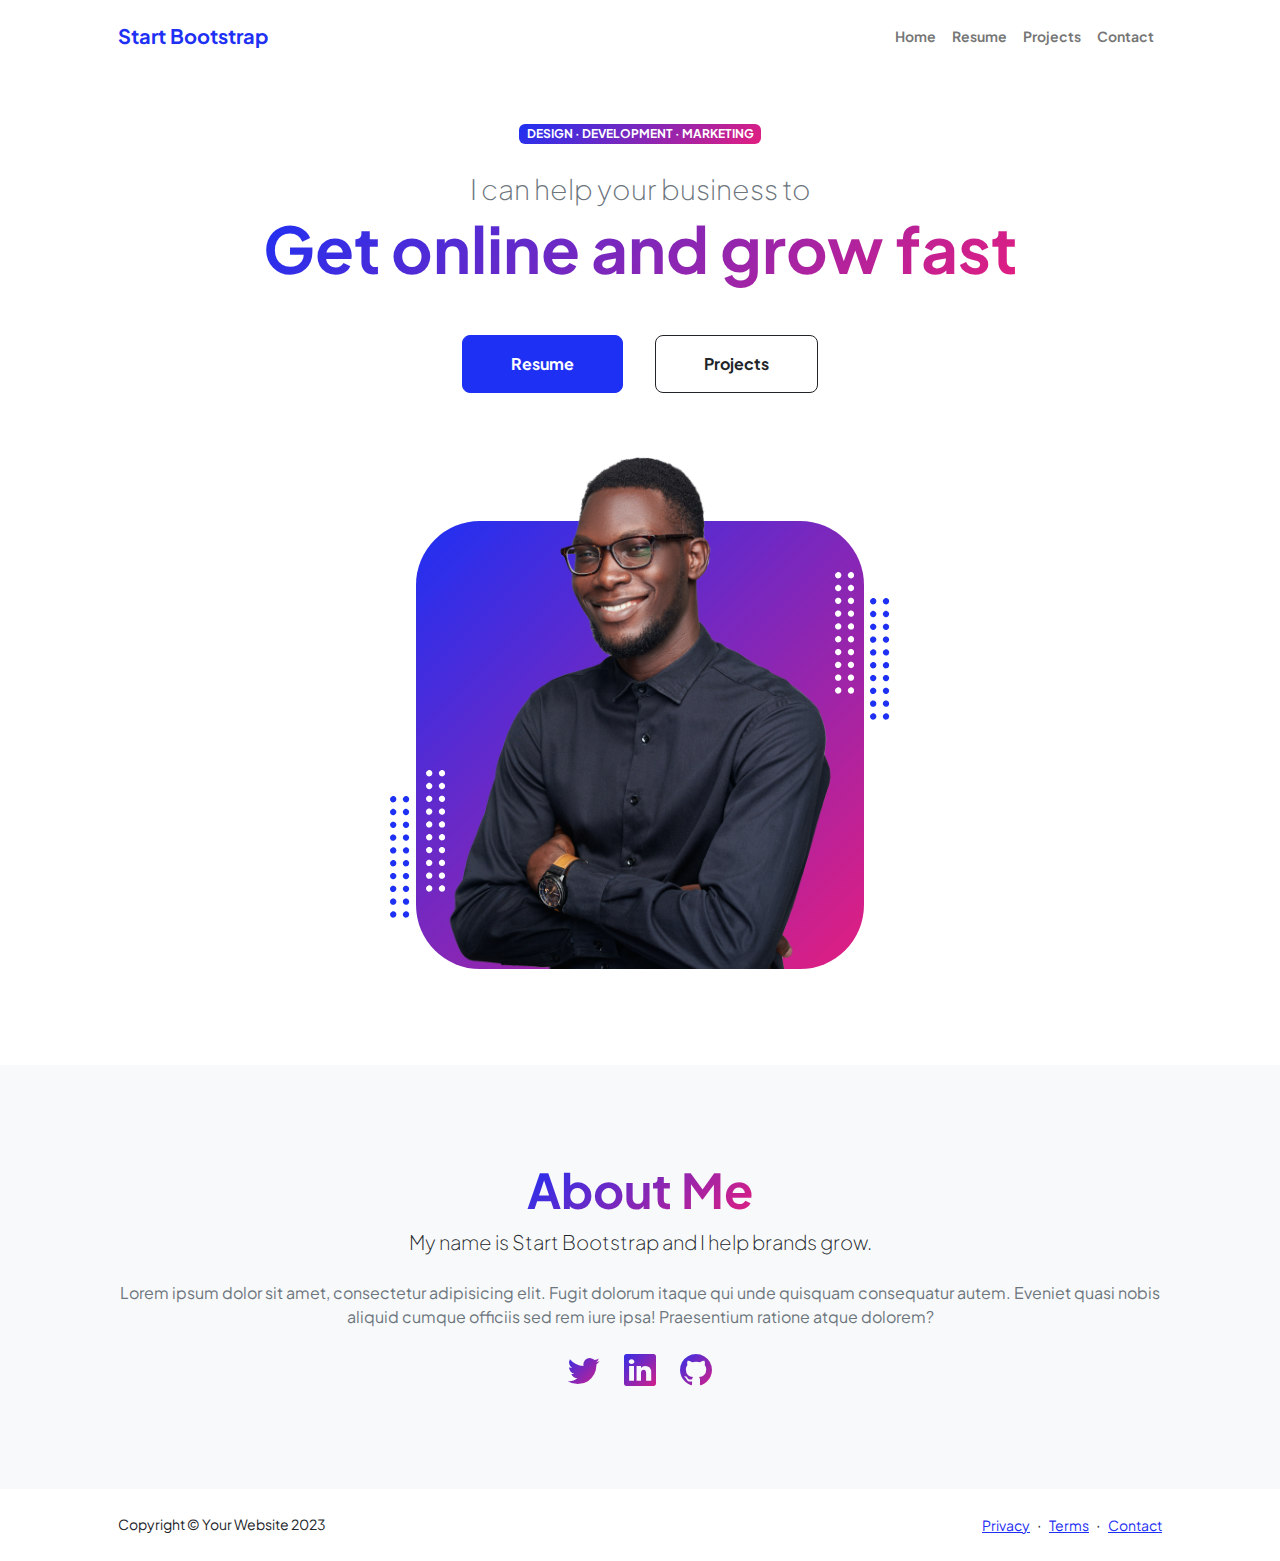
<file: index.html>
<!DOCTYPE html>
<html lang="en">
    <head>
        <meta charset="utf-8" />
        <meta name="viewport" content="width=device-width, initial-scale=1, shrink-to-fit=no" />
        <meta name="description" content="" />
        <meta name="author" content="" />
        <title>Personal - Start Bootstrap Theme</title>
        <!-- Favicon-->
        <link rel="icon" type="image/x-icon" href="assets/favicon.ico" />
        <!-- Custom Google font-->
        <link rel="preconnect" href="https://fonts.googleapis.com" />
        <link rel="preconnect" href="https://fonts.gstatic.com" crossorigin />
        <link href="https://fonts.googleapis.com/css2?family=Plus+Jakarta+Sans:wght@100;200;300;400;500;600;700;800;900&amp;display=swap" rel="stylesheet" />
        <!-- Bootstrap icons-->
        <link href="https://cdn.jsdelivr.net/npm/bootstrap-icons@1.8.1/font/bootstrap-icons.css" rel="stylesheet" />
        <!-- Core theme CSS (includes Bootstrap)-->
        <link href="css/styles.css" rel="stylesheet" />
    </head>
    <body class="d-flex flex-column h-100">
        <main class="flex-shrink-0">
            <!-- Navigation-->
            <nav class="navbar navbar-expand-lg navbar-light bg-white py-3">
                <div class="container px-5">
                    <a class="navbar-brand" href="index.html"><span class="fw-bolder text-primary">Start Bootstrap</span></a>
                    <button class="navbar-toggler" type="button" data-bs-toggle="collapse" data-bs-target="#navbarSupportedContent" aria-controls="navbarSupportedContent" aria-expanded="false" aria-label="Toggle navigation"><span class="navbar-toggler-icon"></span></button>
                    <div class="collapse navbar-collapse" id="navbarSupportedContent">
                        <ul class="navbar-nav ms-auto mb-2 mb-lg-0 small fw-bolder">
                            <li class="nav-item"><a class="nav-link" href="index.html">Home</a></li>
                            <li class="nav-item"><a class="nav-link" href="resume.html">Resume</a></li>
                            <li class="nav-item"><a class="nav-link" href="projects.html">Projects</a></li>
                            <li class="nav-item"><a class="nav-link" href="contact.html">Contact</a></li>
                        </ul>
                    </div>
                </div>
            </nav>
            <!-- Header-->
            <header class="py-5">
                <div class="container px-5 pb-5">
                    <div class="row gx-5 align-items-center">
                        <div class="col-xxl-5">
                            <!-- Header text content-->
                            <div class="text-center text-xxl-start">
                                <div class="badge bg-gradient-primary-to-secondary text-white mb-4"><div class="text-uppercase">Design &middot; Development &middot; Marketing</div></div>
                                <div class="fs-3 fw-light text-muted">I can help your business to</div>
                                <h1 class="display-3 fw-bolder mb-5"><span class="text-gradient d-inline">Get online and grow fast</span></h1>
                                <div class="d-grid gap-3 d-sm-flex justify-content-sm-center justify-content-xxl-start mb-3">
                                    <a class="btn btn-primary btn-lg px-5 py-3 me-sm-3 fs-6 fw-bolder" href="resume.html">Resume</a>
                                    <a class="btn btn-outline-dark btn-lg px-5 py-3 fs-6 fw-bolder" href="projects.html">Projects</a>
                                </div>
                            </div>
                        </div>
                        <div class="col-xxl-7">
                            <!-- Header profile picture-->
                            <div class="d-flex justify-content-center mt-5 mt-xxl-0">
                                <div class="profile bg-gradient-primary-to-secondary">
                                    <!-- TIP: For best results, use a photo with a transparent background like the demo example below-->
                                    <!-- Watch a tutorial on how to do this on YouTube (link)-->
                                    <img class="profile-img" src="assets/profile.png" alt="..." />
                                    <div class="dots-1">
                                        <!-- SVG Dots-->
                                        <svg version="1.1" xmlns="http://www.w3.org/2000/svg" xmlns:xlink="http://www.w3.org/1999/xlink" x="0px" y="0px" viewBox="0 0 191.6 1215.4" style="enable-background: new 0 0 191.6 1215.4" xml:space="preserve">
                                            <g transform="translate(0.000000,1280.000000) scale(0.100000,-0.100000)">
                                                <path d="M227.7,12788.6c-105-35-200-141-222-248c-43-206,163-412,369-369c155,32,275,190,260,339c-11,105-90,213-190,262        C383.7,12801.6,289.7,12808.6,227.7,12788.6z"></path>
                                                <path d="M1507.7,12788.6c-151-50-253-216-222-362c25-119,136-230,254-255c194-41,395,142,375,339c-11,105-90,213-190,262        C1663.7,12801.6,1569.7,12808.6,1507.7,12788.6z"></path>
                                                <path d="M227.7,11508.6c-105-35-200-141-222-248c-43-206,163-412,369-369c155,32,275,190,260,339c-11,105-90,213-190,262        C383.7,11521.6,289.7,11528.6,227.7,11508.6z"></path>
                                                <path d="M1507.7,11508.6c-151-50-253-216-222-362c25-119,136-230,254-255c194-41,395,142,375,339c-11,105-90,213-190,262        C1663.7,11521.6,1569.7,11528.6,1507.7,11508.6z"></path>
                                                <path d="M227.7,10228.6c-105-35-200-141-222-248c-43-206,163-412,369-369c155,32,275,190,260,339c-11,105-90,213-190,262        C383.7,10241.6,289.7,10248.6,227.7,10228.6z"></path>
                                                <path d="M1507.7,10228.6c-105-35-200-141-222-248c-43-206,163-412,369-369c155,32,275,190,260,339c-11,105-90,213-190,262        C1663.7,10241.6,1569.7,10248.6,1507.7,10228.6z"></path>
                                                <path d="M227.7,8948.6c-105-35-200-141-222-248c-43-206,163-412,369-369c155,32,275,190,260,339c-11,105-90,213-190,262        C383.7,8961.6,289.7,8968.6,227.7,8948.6z"></path>
                                                <path d="M1507.7,8948.6c-105-35-200-141-222-248c-43-206,163-412,369-369c155,32,275,190,260,339c-11,105-90,213-190,262        C1663.7,8961.6,1569.7,8968.6,1507.7,8948.6z"></path>
                                                <path d="M227.7,7668.6c-105-35-200-141-222-248c-43-206,163-412,369-369c155,32,275,190,260,339c-11,105-90,213-190,262        C383.7,7681.6,289.7,7688.6,227.7,7668.6z"></path>
                                                <path d="M1507.7,7668.6c-105-35-200-141-222-248c-43-206,163-412,369-369c155,32,275,190,260,339c-11,105-90,213-190,262        C1663.7,7681.6,1569.7,7688.6,1507.7,7668.6z"></path>
                                                <path d="M227.7,6388.6c-105-35-200-141-222-248c-43-206,163-412,369-369c155,32,275,190,260,339c-11,105-90,213-190,262        C383.7,6401.6,289.7,6408.6,227.7,6388.6z"></path>
                                                <path d="M1507.7,6388.6c-105-35-200-141-222-248c-43-206,163-412,369-369c155,32,275,190,260,339c-11,105-90,213-190,262        C1663.7,6401.6,1569.7,6408.6,1507.7,6388.6z"></path>
                                                <path d="M227.7,5108.6c-105-35-200-141-222-248c-43-206,163-412,369-369c155,32,275,190,260,339c-11,105-90,213-190,262        C383.7,5121.6,289.7,5128.6,227.7,5108.6z"></path>
                                                <path d="M1507.7,5108.6c-105-35-200-141-222-248c-43-206,163-412,369-369c155,32,275,190,260,339c-11,105-90,213-190,262        C1663.7,5121.6,1569.7,5128.6,1507.7,5108.6z"></path>
                                                <path d="M227.7,3828.6c-105-35-200-141-222-248c-43-206,163-412,369-369c155,32,275,190,260,339c-11,105-90,213-190,262        C383.7,3841.6,289.7,3848.6,227.7,3828.6z"></path>
                                                <path d="M1507.7,3828.6c-105-35-200-141-222-248c-43-206,163-412,369-369c155,32,275,190,260,339c-11,105-90,213-190,262        C1663.7,3841.6,1569.7,3848.6,1507.7,3828.6z"></path>
                                                <path d="M227.7,2548.6c-105-35-200-141-222-248c-43-206,163-412,369-369c155,32,275,190,260,339c-11,105-90,213-190,262        C383.7,2561.6,289.7,2568.6,227.7,2548.6z"></path>
                                                <path d="M1507.7,2548.6c-105-35-200-141-222-248c-43-206,163-412,369-369c155,32,275,190,260,339c-11,105-90,213-190,262        C1663.7,2561.6,1569.7,2568.6,1507.7,2548.6z"></path>
                                                <path d="M227.7,1268.6c-105-35-200-141-222-248c-43-206,163-412,369-369c155,32,275,190,260,339c-11,105-90,213-190,262        C383.7,1281.6,289.7,1288.6,227.7,1268.6z"></path>
                                                <path d="M1507.7,1268.6c-105-35-200-141-222-248c-43-206,163-412,369-369c155,32,275,190,260,339c-11,105-90,213-190,262        C1663.7,1281.6,1569.7,1288.6,1507.7,1268.6z"></path>
                                            </g>
                                        </svg>
                                        <!-- END of SVG dots-->
                                    </div>
                                    <div class="dots-2">
                                        <!-- SVG Dots-->
                                        <svg version="1.1" xmlns="http://www.w3.org/2000/svg" xmlns:xlink="http://www.w3.org/1999/xlink" x="0px" y="0px" viewBox="0 0 191.6 1215.4" style="enable-background: new 0 0 191.6 1215.4" xml:space="preserve">
                                            <g transform="translate(0.000000,1280.000000) scale(0.100000,-0.100000)">
                                                <path d="M227.7,12788.6c-105-35-200-141-222-248c-43-206,163-412,369-369c155,32,275,190,260,339c-11,105-90,213-190,262        C383.7,12801.6,289.7,12808.6,227.7,12788.6z"></path>
                                                <path d="M1507.7,12788.6c-151-50-253-216-222-362c25-119,136-230,254-255c194-41,395,142,375,339c-11,105-90,213-190,262        C1663.7,12801.6,1569.7,12808.6,1507.7,12788.6z"></path>
                                                <path d="M227.7,11508.6c-105-35-200-141-222-248c-43-206,163-412,369-369c155,32,275,190,260,339c-11,105-90,213-190,262        C383.7,11521.6,289.7,11528.6,227.7,11508.6z"></path>
                                                <path d="M1507.7,11508.6c-151-50-253-216-222-362c25-119,136-230,254-255c194-41,395,142,375,339c-11,105-90,213-190,262        C1663.7,11521.6,1569.7,11528.6,1507.7,11508.6z"></path>
                                                <path d="M227.7,10228.6c-105-35-200-141-222-248c-43-206,163-412,369-369c155,32,275,190,260,339c-11,105-90,213-190,262        C383.7,10241.6,289.7,10248.6,227.7,10228.6z"></path>
                                                <path d="M1507.7,10228.6c-105-35-200-141-222-248c-43-206,163-412,369-369c155,32,275,190,260,339c-11,105-90,213-190,262        C1663.7,10241.6,1569.7,10248.6,1507.7,10228.6z"></path>
                                                <path d="M227.7,8948.6c-105-35-200-141-222-248c-43-206,163-412,369-369c155,32,275,190,260,339c-11,105-90,213-190,262        C383.7,8961.6,289.7,8968.6,227.7,8948.6z"></path>
                                                <path d="M1507.7,8948.6c-105-35-200-141-222-248c-43-206,163-412,369-369c155,32,275,190,260,339c-11,105-90,213-190,262        C1663.7,8961.6,1569.7,8968.6,1507.7,8948.6z"></path>
                                                <path d="M227.7,7668.6c-105-35-200-141-222-248c-43-206,163-412,369-369c155,32,275,190,260,339c-11,105-90,213-190,262        C383.7,7681.6,289.7,7688.6,227.7,7668.6z"></path>
                                                <path d="M1507.7,7668.6c-105-35-200-141-222-248c-43-206,163-412,369-369c155,32,275,190,260,339c-11,105-90,213-190,262        C1663.7,7681.6,1569.7,7688.6,1507.7,7668.6z"></path>
                                                <path d="M227.7,6388.6c-105-35-200-141-222-248c-43-206,163-412,369-369c155,32,275,190,260,339c-11,105-90,213-190,262        C383.7,6401.6,289.7,6408.6,227.7,6388.6z"></path>
                                                <path d="M1507.7,6388.6c-105-35-200-141-222-248c-43-206,163-412,369-369c155,32,275,190,260,339c-11,105-90,213-190,262        C1663.7,6401.6,1569.7,6408.6,1507.7,6388.6z"></path>
                                                <path d="M227.7,5108.6c-105-35-200-141-222-248c-43-206,163-412,369-369c155,32,275,190,260,339c-11,105-90,213-190,262        C383.7,5121.6,289.7,5128.6,227.7,5108.6z"></path>
                                                <path d="M1507.7,5108.6c-105-35-200-141-222-248c-43-206,163-412,369-369c155,32,275,190,260,339c-11,105-90,213-190,262        C1663.7,5121.6,1569.7,5128.6,1507.7,5108.6z"></path>
                                                <path d="M227.7,3828.6c-105-35-200-141-222-248c-43-206,163-412,369-369c155,32,275,190,260,339c-11,105-90,213-190,262        C383.7,3841.6,289.7,3848.6,227.7,3828.6z"></path>
                                                <path d="M1507.7,3828.6c-105-35-200-141-222-248c-43-206,163-412,369-369c155,32,275,190,260,339c-11,105-90,213-190,262        C1663.7,3841.6,1569.7,3848.6,1507.7,3828.6z"></path>
                                                <path d="M227.7,2548.6c-105-35-200-141-222-248c-43-206,163-412,369-369c155,32,275,190,260,339c-11,105-90,213-190,262        C383.7,2561.6,289.7,2568.6,227.7,2548.6z"></path>
                                                <path d="M1507.7,2548.6c-105-35-200-141-222-248c-43-206,163-412,369-369c155,32,275,190,260,339c-11,105-90,213-190,262        C1663.7,2561.6,1569.7,2568.6,1507.7,2548.6z"></path>
                                                <path d="M227.7,1268.6c-105-35-200-141-222-248c-43-206,163-412,369-369c155,32,275,190,260,339c-11,105-90,213-190,262        C383.7,1281.6,289.7,1288.6,227.7,1268.6z"></path>
                                                <path d="M1507.7,1268.6c-105-35-200-141-222-248c-43-206,163-412,369-369c155,32,275,190,260,339c-11,105-90,213-190,262        C1663.7,1281.6,1569.7,1288.6,1507.7,1268.6z"></path>
                                            </g>
                                        </svg>
                                        <!-- END of SVG dots-->
                                    </div>
                                    <div class="dots-3">
                                        <!-- SVG Dots-->
                                        <svg version="1.1" xmlns="http://www.w3.org/2000/svg" xmlns:xlink="http://www.w3.org/1999/xlink" x="0px" y="0px" viewBox="0 0 191.6 1215.4" style="enable-background: new 0 0 191.6 1215.4" xml:space="preserve">
                                            <g transform="translate(0.000000,1280.000000) scale(0.100000,-0.100000)">
                                                <path d="M227.7,12788.6c-105-35-200-141-222-248c-43-206,163-412,369-369c155,32,275,190,260,339c-11,105-90,213-190,262        C383.7,12801.6,289.7,12808.6,227.7,12788.6z"></path>
                                                <path d="M1507.7,12788.6c-151-50-253-216-222-362c25-119,136-230,254-255c194-41,395,142,375,339c-11,105-90,213-190,262        C1663.7,12801.6,1569.7,12808.6,1507.7,12788.6z"></path>
                                                <path d="M227.7,11508.6c-105-35-200-141-222-248c-43-206,163-412,369-369c155,32,275,190,260,339c-11,105-90,213-190,262        C383.7,11521.6,289.7,11528.6,227.7,11508.6z"></path>
                                                <path d="M1507.7,11508.6c-151-50-253-216-222-362c25-119,136-230,254-255c194-41,395,142,375,339c-11,105-90,213-190,262        C1663.7,11521.6,1569.7,11528.6,1507.7,11508.6z"></path>
                                                <path d="M227.7,10228.6c-105-35-200-141-222-248c-43-206,163-412,369-369c155,32,275,190,260,339c-11,105-90,213-190,262        C383.7,10241.6,289.7,10248.6,227.7,10228.6z"></path>
                                                <path d="M1507.7,10228.6c-105-35-200-141-222-248c-43-206,163-412,369-369c155,32,275,190,260,339c-11,105-90,213-190,262        C1663.7,10241.6,1569.7,10248.6,1507.7,10228.6z"></path>
                                                <path d="M227.7,8948.6c-105-35-200-141-222-248c-43-206,163-412,369-369c155,32,275,190,260,339c-11,105-90,213-190,262        C383.7,8961.6,289.7,8968.6,227.7,8948.6z"></path>
                                                <path d="M1507.7,8948.6c-105-35-200-141-222-248c-43-206,163-412,369-369c155,32,275,190,260,339c-11,105-90,213-190,262        C1663.7,8961.6,1569.7,8968.6,1507.7,8948.6z"></path>
                                                <path d="M227.7,7668.6c-105-35-200-141-222-248c-43-206,163-412,369-369c155,32,275,190,260,339c-11,105-90,213-190,262        C383.7,7681.6,289.7,7688.6,227.7,7668.6z"></path>
                                                <path d="M1507.7,7668.6c-105-35-200-141-222-248c-43-206,163-412,369-369c155,32,275,190,260,339c-11,105-90,213-190,262        C1663.7,7681.6,1569.7,7688.6,1507.7,7668.6z"></path>
                                                <path d="M227.7,6388.6c-105-35-200-141-222-248c-43-206,163-412,369-369c155,32,275,190,260,339c-11,105-90,213-190,262        C383.7,6401.6,289.7,6408.6,227.7,6388.6z"></path>
                                                <path d="M1507.7,6388.6c-105-35-200-141-222-248c-43-206,163-412,369-369c155,32,275,190,260,339c-11,105-90,213-190,262        C1663.7,6401.6,1569.7,6408.6,1507.7,6388.6z"></path>
                                                <path d="M227.7,5108.6c-105-35-200-141-222-248c-43-206,163-412,369-369c155,32,275,190,260,339c-11,105-90,213-190,262        C383.7,5121.6,289.7,5128.6,227.7,5108.6z"></path>
                                                <path d="M1507.7,5108.6c-105-35-200-141-222-248c-43-206,163-412,369-369c155,32,275,190,260,339c-11,105-90,213-190,262        C1663.7,5121.6,1569.7,5128.6,1507.7,5108.6z"></path>
                                                <path d="M227.7,3828.6c-105-35-200-141-222-248c-43-206,163-412,369-369c155,32,275,190,260,339c-11,105-90,213-190,262        C383.7,3841.6,289.7,3848.6,227.7,3828.6z"></path>
                                                <path d="M1507.7,3828.6c-105-35-200-141-222-248c-43-206,163-412,369-369c155,32,275,190,260,339c-11,105-90,213-190,262        C1663.7,3841.6,1569.7,3848.6,1507.7,3828.6z"></path>
                                                <path d="M227.7,2548.6c-105-35-200-141-222-248c-43-206,163-412,369-369c155,32,275,190,260,339c-11,105-90,213-190,262        C383.7,2561.6,289.7,2568.6,227.7,2548.6z"></path>
                                                <path d="M1507.7,2548.6c-105-35-200-141-222-248c-43-206,163-412,369-369c155,32,275,190,260,339c-11,105-90,213-190,262        C1663.7,2561.6,1569.7,2568.6,1507.7,2548.6z"></path>
                                                <path d="M227.7,1268.6c-105-35-200-141-222-248c-43-206,163-412,369-369c155,32,275,190,260,339c-11,105-90,213-190,262        C383.7,1281.6,289.7,1288.6,227.7,1268.6z"></path>
                                                <path d="M1507.7,1268.6c-105-35-200-141-222-248c-43-206,163-412,369-369c155,32,275,190,260,339c-11,105-90,213-190,262        C1663.7,1281.6,1569.7,1288.6,1507.7,1268.6z"></path>
                                            </g>
                                        </svg>
                                        <!-- END of SVG dots-->
                                    </div>
                                    <div class="dots-4">
                                        <!-- SVG Dots-->
                                        <svg version="1.1" xmlns="http://www.w3.org/2000/svg" xmlns:xlink="http://www.w3.org/1999/xlink" x="0px" y="0px" viewBox="0 0 191.6 1215.4" style="enable-background: new 0 0 191.6 1215.4" xml:space="preserve">
                                            <g transform="translate(0.000000,1280.000000) scale(0.100000,-0.100000)">
                                                <path d="M227.7,12788.6c-105-35-200-141-222-248c-43-206,163-412,369-369c155,32,275,190,260,339c-11,105-90,213-190,262        C383.7,12801.6,289.7,12808.6,227.7,12788.6z"></path>
                                                <path d="M1507.7,12788.6c-151-50-253-216-222-362c25-119,136-230,254-255c194-41,395,142,375,339c-11,105-90,213-190,262        C1663.7,12801.6,1569.7,12808.6,1507.7,12788.6z"></path>
                                                <path d="M227.7,11508.6c-105-35-200-141-222-248c-43-206,163-412,369-369c155,32,275,190,260,339c-11,105-90,213-190,262        C383.7,11521.6,289.7,11528.6,227.7,11508.6z"></path>
                                                <path d="M1507.7,11508.6c-151-50-253-216-222-362c25-119,136-230,254-255c194-41,395,142,375,339c-11,105-90,213-190,262        C1663.7,11521.6,1569.7,11528.6,1507.7,11508.6z"></path>
                                                <path d="M227.7,10228.6c-105-35-200-141-222-248c-43-206,163-412,369-369c155,32,275,190,260,339c-11,105-90,213-190,262        C383.7,10241.6,289.7,10248.6,227.7,10228.6z"></path>
                                                <path d="M1507.7,10228.6c-105-35-200-141-222-248c-43-206,163-412,369-369c155,32,275,190,260,339c-11,105-90,213-190,262        C1663.7,10241.6,1569.7,10248.6,1507.7,10228.6z"></path>
                                                <path d="M227.7,8948.6c-105-35-200-141-222-248c-43-206,163-412,369-369c155,32,275,190,260,339c-11,105-90,213-190,262        C383.7,8961.6,289.7,8968.6,227.7,8948.6z"></path>
                                                <path d="M1507.7,8948.6c-105-35-200-141-222-248c-43-206,163-412,369-369c155,32,275,190,260,339c-11,105-90,213-190,262        C1663.7,8961.6,1569.7,8968.6,1507.7,8948.6z"></path>
                                                <path d="M227.7,7668.6c-105-35-200-141-222-248c-43-206,163-412,369-369c155,32,275,190,260,339c-11,105-90,213-190,262        C383.7,7681.6,289.7,7688.6,227.7,7668.6z"></path>
                                                <path d="M1507.7,7668.6c-105-35-200-141-222-248c-43-206,163-412,369-369c155,32,275,190,260,339c-11,105-90,213-190,262        C1663.7,7681.6,1569.7,7688.6,1507.7,7668.6z"></path>
                                                <path d="M227.7,6388.6c-105-35-200-141-222-248c-43-206,163-412,369-369c155,32,275,190,260,339c-11,105-90,213-190,262        C383.7,6401.6,289.7,6408.6,227.7,6388.6z"></path>
                                                <path d="M1507.7,6388.6c-105-35-200-141-222-248c-43-206,163-412,369-369c155,32,275,190,260,339c-11,105-90,213-190,262        C1663.7,6401.6,1569.7,6408.6,1507.7,6388.6z"></path>
                                                <path d="M227.7,5108.6c-105-35-200-141-222-248c-43-206,163-412,369-369c155,32,275,190,260,339c-11,105-90,213-190,262        C383.7,5121.6,289.7,5128.6,227.7,5108.6z"></path>
                                                <path d="M1507.7,5108.6c-105-35-200-141-222-248c-43-206,163-412,369-369c155,32,275,190,260,339c-11,105-90,213-190,262        C1663.7,5121.6,1569.7,5128.6,1507.7,5108.6z"></path>
                                                <path d="M227.7,3828.6c-105-35-200-141-222-248c-43-206,163-412,369-369c155,32,275,190,260,339c-11,105-90,213-190,262        C383.7,3841.6,289.7,3848.6,227.7,3828.6z"></path>
                                                <path d="M1507.7,3828.6c-105-35-200-141-222-248c-43-206,163-412,369-369c155,32,275,190,260,339c-11,105-90,213-190,262        C1663.7,3841.6,1569.7,3848.6,1507.7,3828.6z"></path>
                                                <path d="M227.7,2548.6c-105-35-200-141-222-248c-43-206,163-412,369-369c155,32,275,190,260,339c-11,105-90,213-190,262        C383.7,2561.6,289.7,2568.6,227.7,2548.6z"></path>
                                                <path d="M1507.7,2548.6c-105-35-200-141-222-248c-43-206,163-412,369-369c155,32,275,190,260,339c-11,105-90,213-190,262        C1663.7,2561.6,1569.7,2568.6,1507.7,2548.6z"></path>
                                                <path d="M227.7,1268.6c-105-35-200-141-222-248c-43-206,163-412,369-369c155,32,275,190,260,339c-11,105-90,213-190,262        C383.7,1281.6,289.7,1288.6,227.7,1268.6z"></path>
                                                <path d="M1507.7,1268.6c-105-35-200-141-222-248c-43-206,163-412,369-369c155,32,275,190,260,339c-11,105-90,213-190,262        C1663.7,1281.6,1569.7,1288.6,1507.7,1268.6z"></path>
                                            </g>
                                        </svg>
                                        <!-- END of SVG dots-->
                                    </div>
                                </div>
                            </div>
                        </div>
                    </div>
                </div>
            </header>
            <!-- About Section-->
            <section class="bg-light py-5">
                <div class="container px-5">
                    <div class="row gx-5 justify-content-center">
                        <div class="col-xxl-8">
                            <div class="text-center my-5">
                                <h2 class="display-5 fw-bolder"><span class="text-gradient d-inline">About Me</span></h2>
                                <p class="lead fw-light mb-4">My name is Start Bootstrap and I help brands grow.</p>
                                <p class="text-muted">Lorem ipsum dolor sit amet, consectetur adipisicing elit. Fugit dolorum itaque qui unde quisquam consequatur autem. Eveniet quasi nobis aliquid cumque officiis sed rem iure ipsa! Praesentium ratione atque dolorem?</p>
                                <div class="d-flex justify-content-center fs-2 gap-4">
                                    <a class="text-gradient" href="#!"><i class="bi bi-twitter"></i></a>
                                    <a class="text-gradient" href="#!"><i class="bi bi-linkedin"></i></a>
                                    <a class="text-gradient" href="#!"><i class="bi bi-github"></i></a>
                                </div>
                            </div>
                        </div>
                    </div>
                </div>
            </section>
        </main>
        <!-- Footer-->
        <footer class="bg-white py-4 mt-auto">
            <div class="container px-5">
                <div class="row align-items-center justify-content-between flex-column flex-sm-row">
                    <div class="col-auto"><div class="small m-0">Copyright &copy; Your Website 2023</div></div>
                    <div class="col-auto">
                        <a class="small" href="#!">Privacy</a>
                        <span class="mx-1">&middot;</span>
                        <a class="small" href="#!">Terms</a>
                        <span class="mx-1">&middot;</span>
                        <a class="small" href="#!">Contact</a>
                    </div>
                </div>
            </div>
        </footer>
        <!-- Bootstrap core JS-->
        <script src="https://cdn.jsdelivr.net/npm/bootstrap@5.2.3/dist/js/bootstrap.bundle.min.js"></script>
        <!-- Core theme JS-->
        <script src="js/scripts.js"></script>
    </body>
</html>
</file>
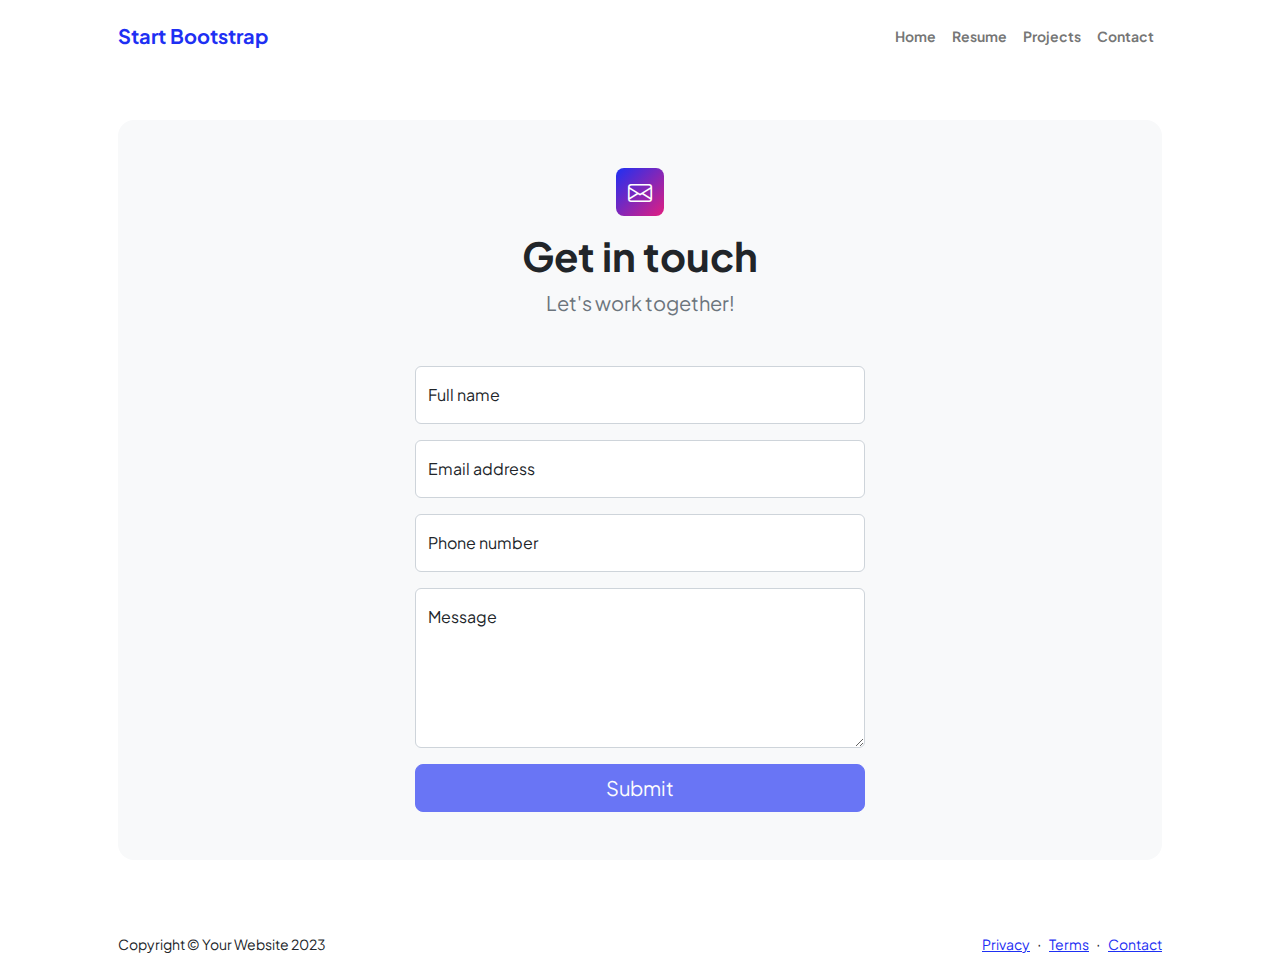
<file: contact.html>
<!DOCTYPE html>
<html lang="en">
    <head>
        <meta charset="utf-8" />
        <meta name="viewport" content="width=device-width, initial-scale=1, shrink-to-fit=no" />
        <meta name="description" content />
        <meta name="author" content />
        <title>Modern Business - Start Bootstrap Template</title>
        <!-- Favicon-->
        <link rel="icon" type="image/x-icon" href="assets/favicon.ico" />
        <!-- Custom Google font-->
        <link rel="preconnect" href="https://fonts.googleapis.com" />
        <link rel="preconnect" href="https://fonts.gstatic.com" crossorigin />
        <link href="https://fonts.googleapis.com/css2?family=Plus+Jakarta+Sans:wght@100;200;300;400;500;600;700;800;900&amp;display=swap" rel="stylesheet" />
        <!-- Bootstrap icons-->
        <link href="https://cdn.jsdelivr.net/npm/bootstrap-icons@1.8.1/font/bootstrap-icons.css" rel="stylesheet" />
        <!-- Core theme CSS (includes Bootstrap)-->
        <link href="css/styles.css" rel="stylesheet" />
    </head>
    <body class="d-flex flex-column">
        <main class="flex-shrink-0">
            <!-- Navigation-->
            <nav class="navbar navbar-expand-lg navbar-light bg-white py-3">
                <div class="container px-5">
                    <a class="navbar-brand" href="index.html"><span class="fw-bolder text-primary">Start Bootstrap</span></a>
                    <button class="navbar-toggler" type="button" data-bs-toggle="collapse" data-bs-target="#navbarSupportedContent" aria-controls="navbarSupportedContent" aria-expanded="false" aria-label="Toggle navigation"><span class="navbar-toggler-icon"></span></button>
                    <div class="collapse navbar-collapse" id="navbarSupportedContent">
                        <ul class="navbar-nav ms-auto mb-2 mb-lg-0 small fw-bolder">
                            <li class="nav-item"><a class="nav-link" href="index.html">Home</a></li>
                            <li class="nav-item"><a class="nav-link" href="resume.html">Resume</a></li>
                            <li class="nav-item"><a class="nav-link" href="projects.html">Projects</a></li>
                            <li class="nav-item"><a class="nav-link" href="contact.html">Contact</a></li>
                        </ul>
                    </div>
                </div>
            </nav>
            <!-- Page content-->
            <section class="py-5">
                <div class="container px-5">
                    <!-- Contact form-->
                    <div class="bg-light rounded-4 py-5 px-4 px-md-5">
                        <div class="text-center mb-5">
                            <div class="feature bg-primary bg-gradient-primary-to-secondary text-white rounded-3 mb-3"><i class="bi bi-envelope"></i></div>
                            <h1 class="fw-bolder">Get in touch</h1>
                            <p class="lead fw-normal text-muted mb-0">Let's work together!</p>
                        </div>
                        <div class="row gx-5 justify-content-center">
                            <div class="col-lg-8 col-xl-6">
                                <!-- * * * * * * * * * * * * * * *-->
                                <!-- * * SB Forms Contact Form * *-->
                                <!-- * * * * * * * * * * * * * * *-->
                                <!-- This form is pre-integrated with SB Forms.-->
                                <!-- To make this form functional, sign up at-->
                                <!-- https://startbootstrap.com/solution/contact-forms-->
                                <!-- to get an API token!-->
                                <form id="contactForm" data-sb-form-api-token="API_TOKEN">
                                    <!-- Name input-->
                                    <div class="form-floating mb-3">
                                        <input class="form-control" id="name" type="text" placeholder="Enter your name..." data-sb-validations="required" />
                                        <label for="name">Full name</label>
                                        <div class="invalid-feedback" data-sb-feedback="name:required">A name is required.</div>
                                    </div>
                                    <!-- Email address input-->
                                    <div class="form-floating mb-3">
                                        <input class="form-control" id="email" type="email" placeholder="name@example.com" data-sb-validations="required,email" />
                                        <label for="email">Email address</label>
                                        <div class="invalid-feedback" data-sb-feedback="email:required">An email is required.</div>
                                        <div class="invalid-feedback" data-sb-feedback="email:email">Email is not valid.</div>
                                    </div>
                                    <!-- Phone number input-->
                                    <div class="form-floating mb-3">
                                        <input class="form-control" id="phone" type="tel" placeholder="(123) 456-7890" data-sb-validations="required" />
                                        <label for="phone">Phone number</label>
                                        <div class="invalid-feedback" data-sb-feedback="phone:required">A phone number is required.</div>
                                    </div>
                                    <!-- Message input-->
                                    <div class="form-floating mb-3">
                                        <textarea class="form-control" id="message" type="text" placeholder="Enter your message here..." style="height: 10rem" data-sb-validations="required"></textarea>
                                        <label for="message">Message</label>
                                        <div class="invalid-feedback" data-sb-feedback="message:required">A message is required.</div>
                                    </div>
                                    <!-- Submit success message-->
                                    <!---->
                                    <!-- This is what your users will see when the form-->
                                    <!-- has successfully submitted-->
                                    <div class="d-none" id="submitSuccessMessage">
                                        <div class="text-center mb-3">
                                            <div class="fw-bolder">Form submission successful!</div>
                                            To activate this form, sign up at
                                            <br />
                                            <a href="https://startbootstrap.com/solution/contact-forms">https://startbootstrap.com/solution/contact-forms</a>
                                        </div>
                                    </div>
                                    <!-- Submit error message-->
                                    <!---->
                                    <!-- This is what your users will see when there is-->
                                    <!-- an error submitting the form-->
                                    <div class="d-none" id="submitErrorMessage"><div class="text-center text-danger mb-3">Error sending message!</div></div>
                                    <!-- Submit Button-->
                                    <div class="d-grid"><button class="btn btn-primary btn-lg disabled" id="submitButton" type="submit">Submit</button></div>
                                </form>
                            </div>
                        </div>
                    </div>
                </div>
            </section>
        </main>
        <!-- Footer-->
        <footer class="bg-white py-4 mt-auto">
            <div class="container px-5">
                <div class="row align-items-center justify-content-between flex-column flex-sm-row">
                    <div class="col-auto"><div class="small m-0">Copyright &copy; Your Website 2023</div></div>
                    <div class="col-auto">
                        <a class="small" href="#!">Privacy</a>
                        <span class="mx-1">&middot;</span>
                        <a class="small" href="#!">Terms</a>
                        <span class="mx-1">&middot;</span>
                        <a class="small" href="#!">Contact</a>
                    </div>
                </div>
            </div>
        </footer>
        <!-- Bootstrap core JS-->
        <script src="https://cdn.jsdelivr.net/npm/bootstrap@5.2.3/dist/js/bootstrap.bundle.min.js"></script>
        <!-- Core theme JS-->
        <script src="js/scripts.js"></script>
        <!-- * * * * * * * * * * * * * * * * * * * * * * * * * * * * * * * * * * * * * * * *-->
        <!-- * *                               SB Forms JS                               * *-->
        <!-- * * Activate your form at https://startbootstrap.com/solution/contact-forms * *-->
        <!-- * * * * * * * * * * * * * * * * * * * * * * * * * * * * * * * * * * * * * * * *-->
        <script src="https://cdn.startbootstrap.com/sb-forms-latest.js"></script>
    </body>
</html>
</file>
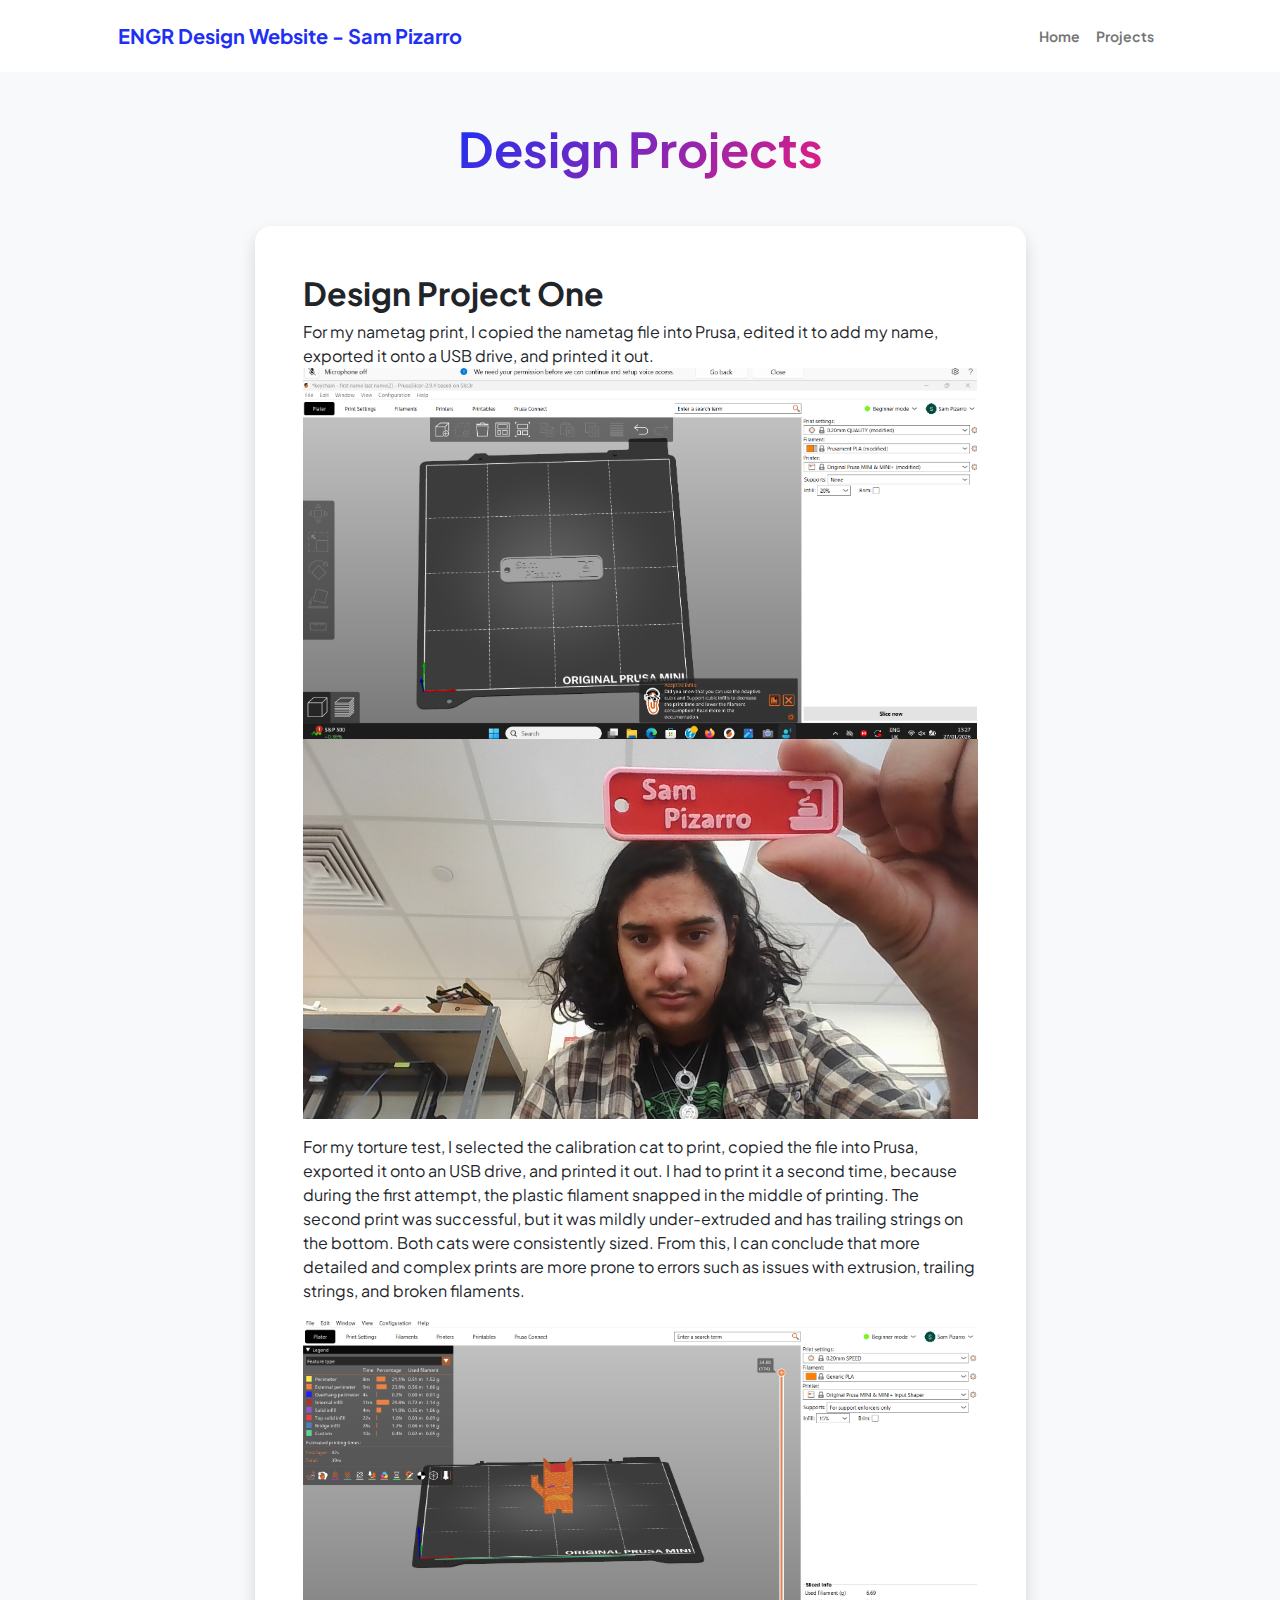
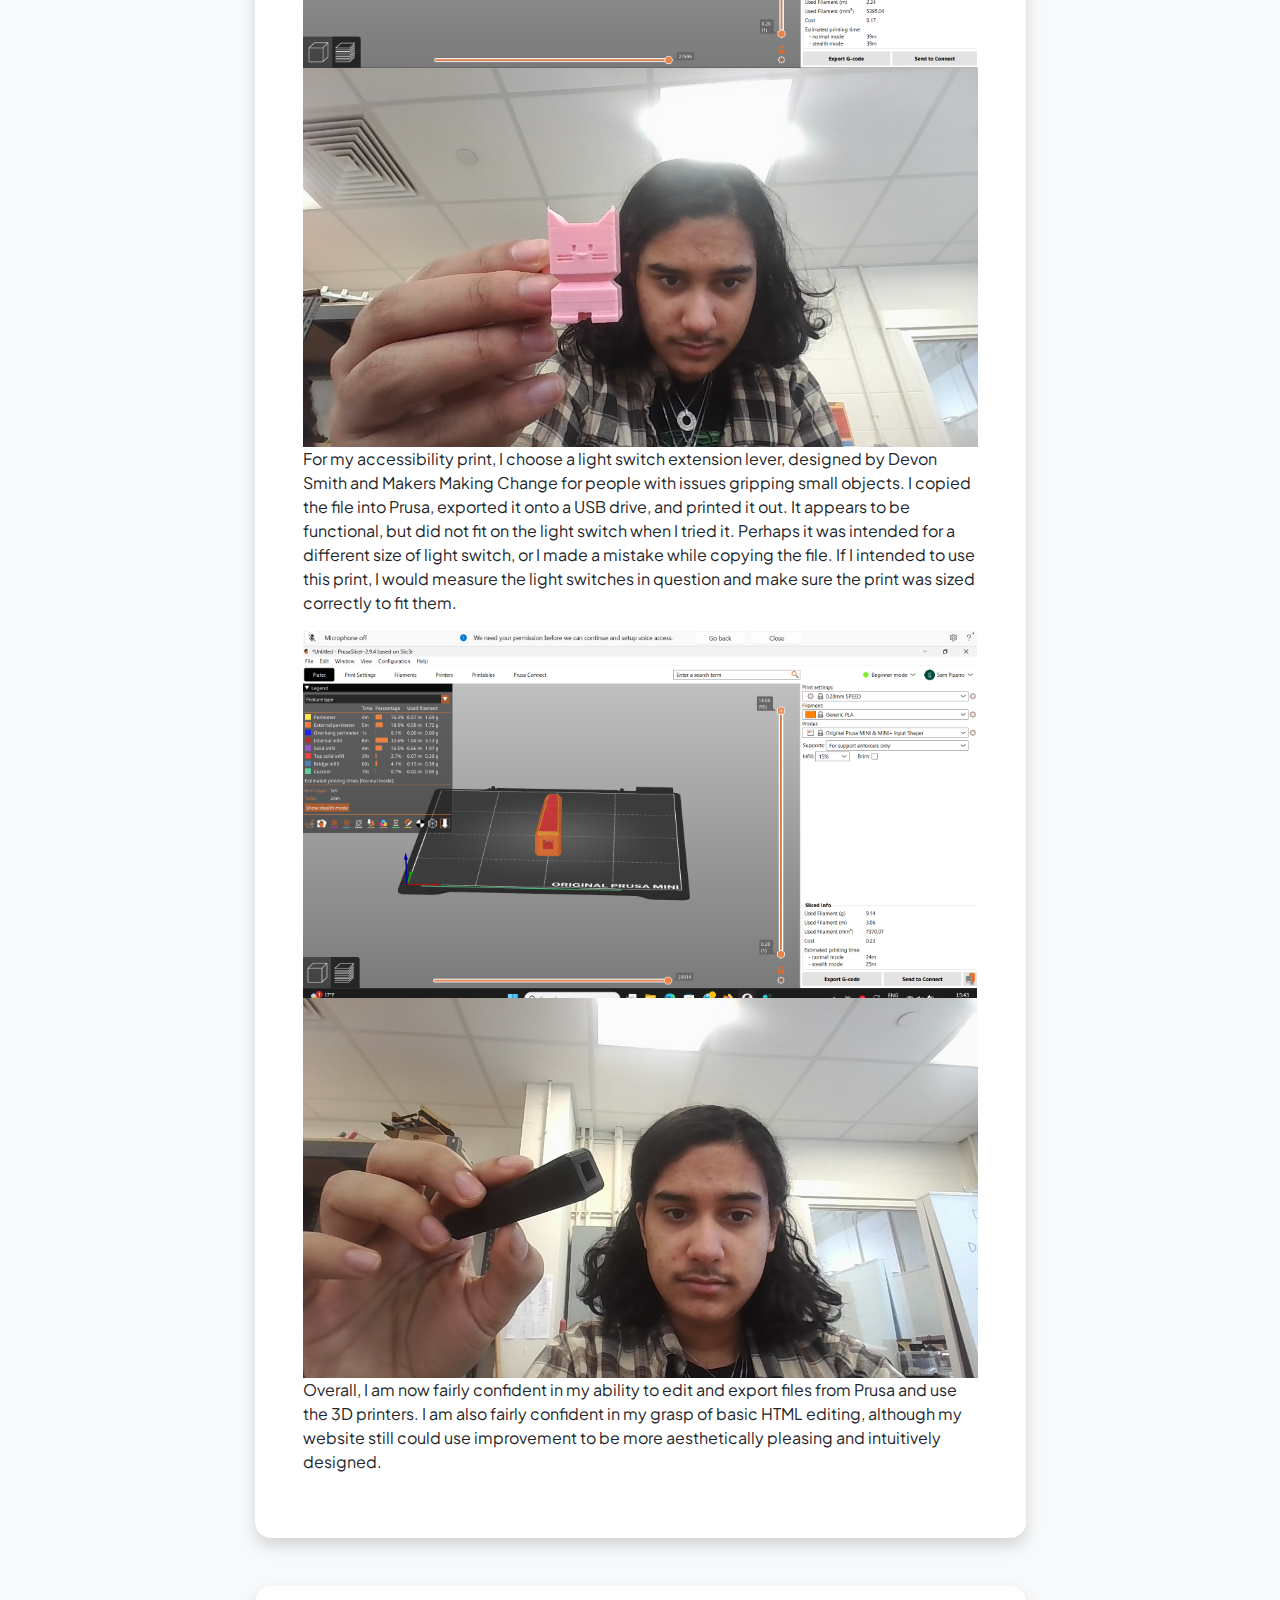
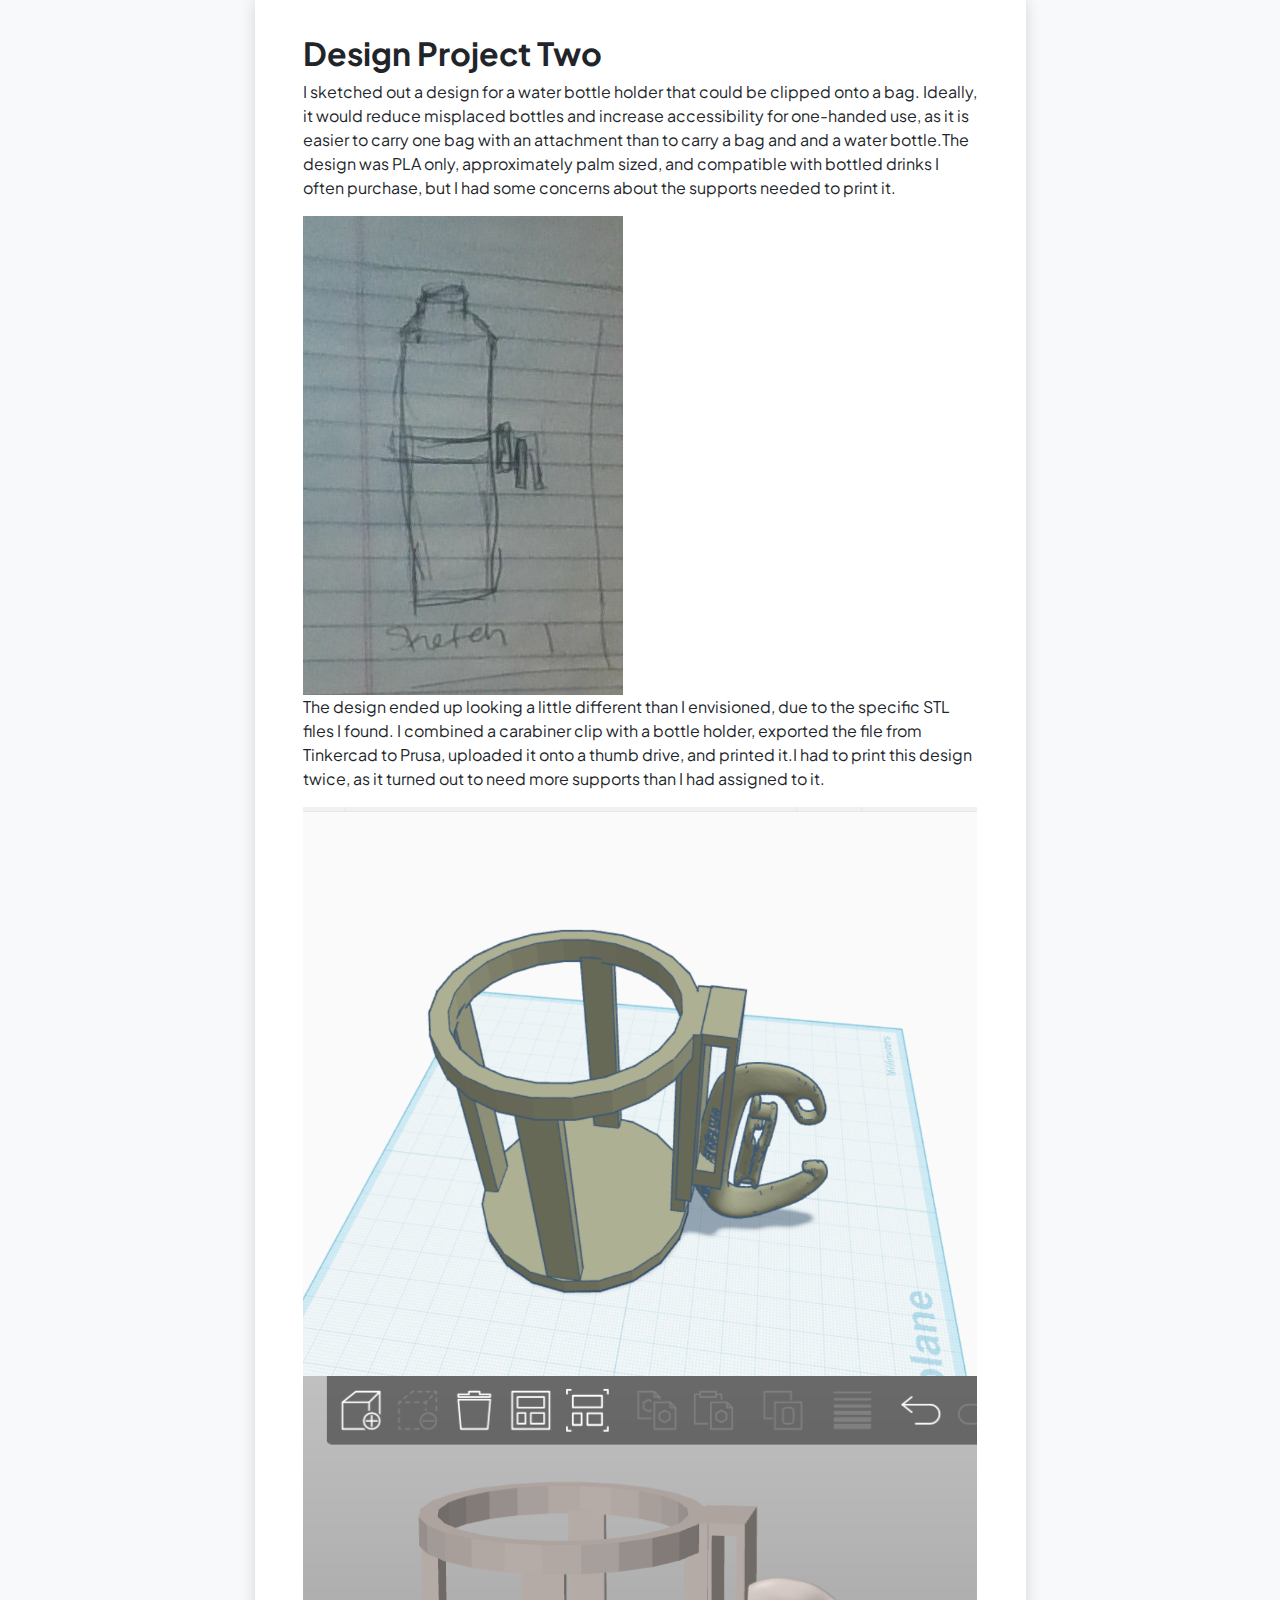
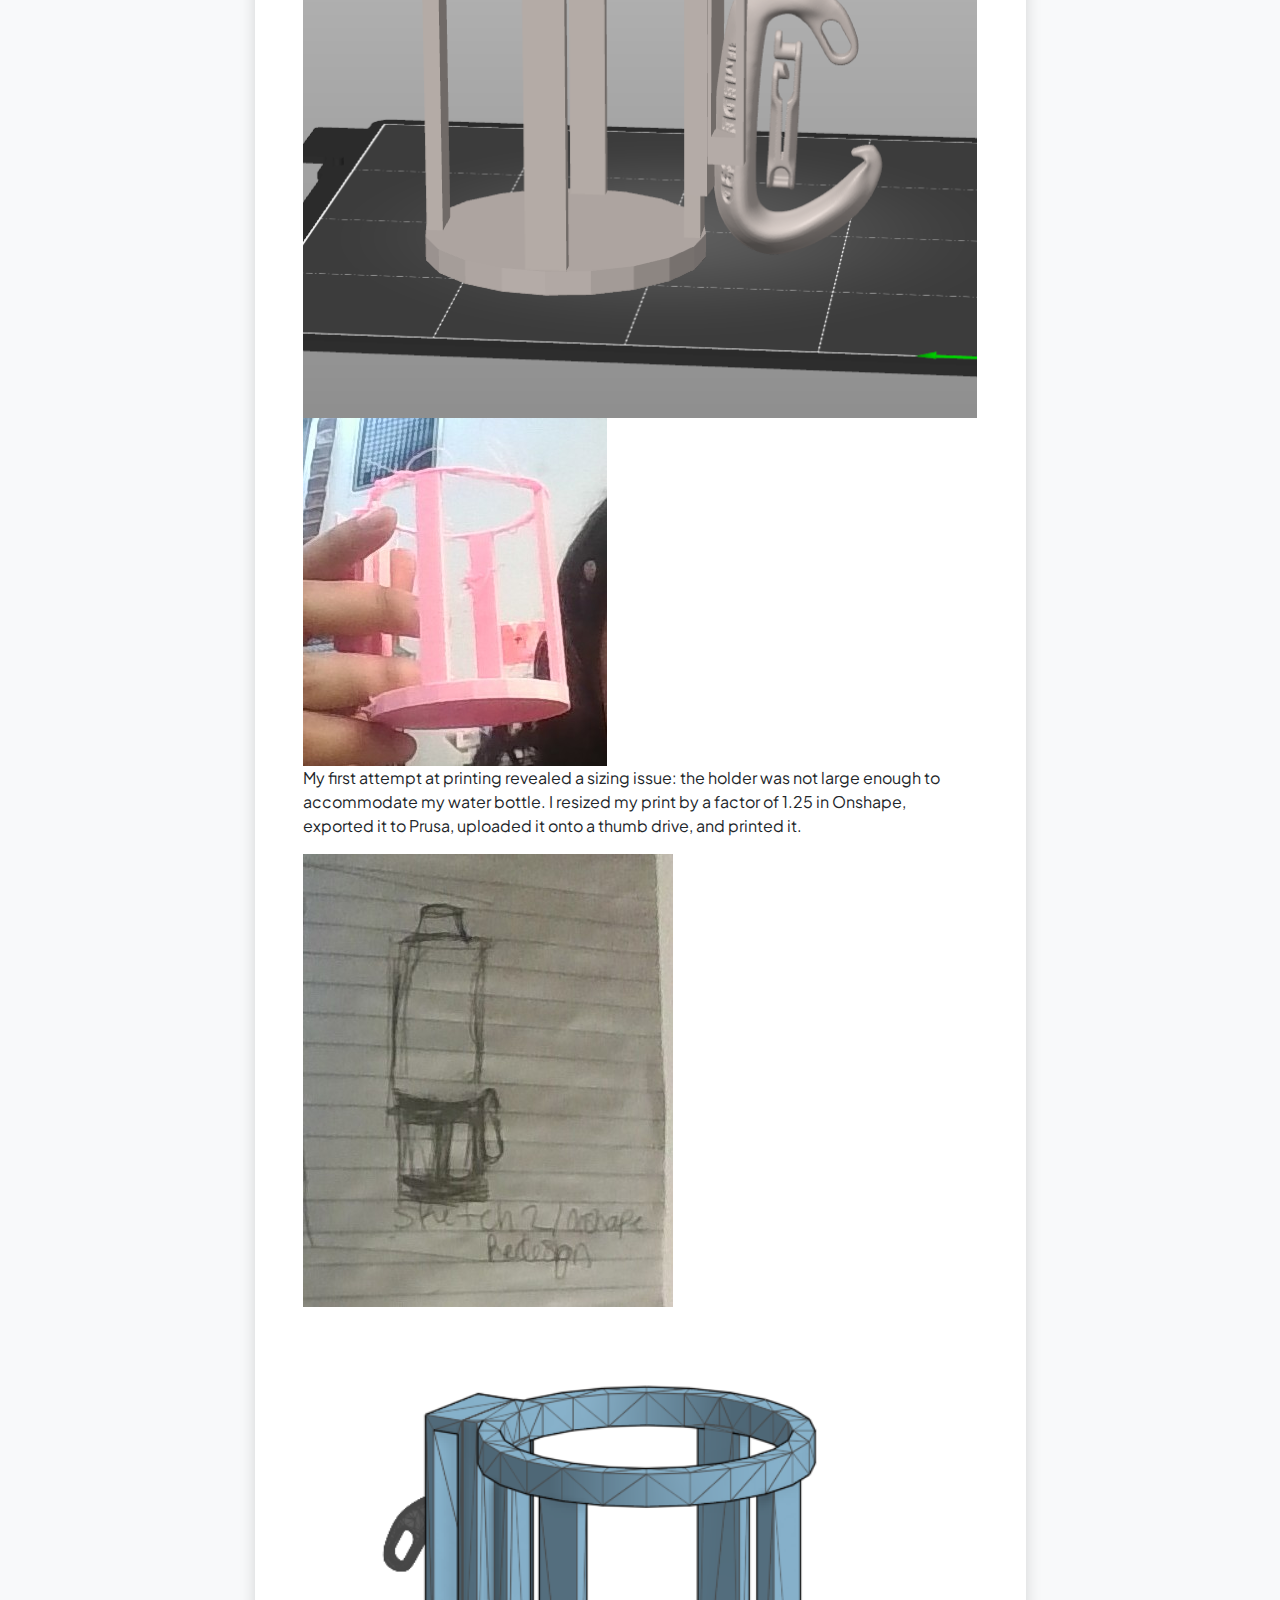
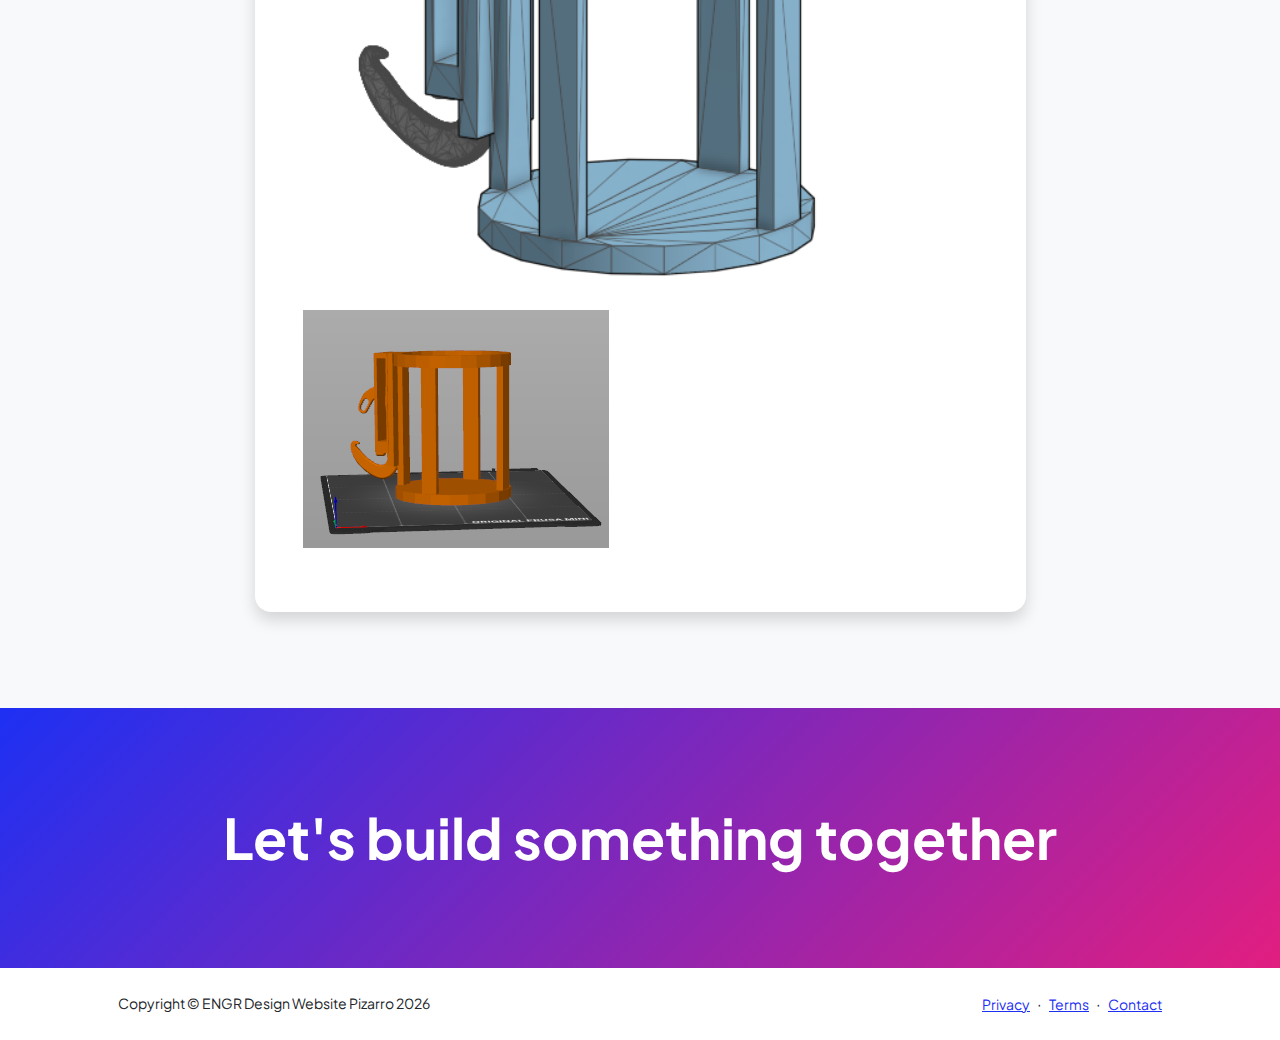
<file: projects.html>
<!DOCTYPE html>
<html lang="en">
    <head>
        <meta charset="utf-8" />
        <meta name="viewport" content="width=device-width, initial-scale=1, shrink-to-fit=no" />
        <meta name="description" content="" />
        <meta name="author" content="" />
        <title>ENGR Design Website - Sam Pizarro </title>
        <!-- Favicon-->
        <link rel="icon" type="image/x-icon" href="assets/favicon.ico" />
        <!-- Custom Google font-->
        <link rel="preconnect" href="https://fonts.googleapis.com" />
        <link rel="preconnect" href="https://fonts.gstatic.com" crossorigin />
        <link href="https://fonts.googleapis.com/css2?family=Plus+Jakarta+Sans:wght@100;200;300;400;500;600;700;800;900&amp;display=swap" rel="stylesheet" />
        <!-- Bootstrap icons-->
        <link href="https://cdn.jsdelivr.net/npm/bootstrap-icons@1.8.1/font/bootstrap-icons.css" rel="stylesheet" />
        <!-- Core theme CSS (includes Bootstrap)-->
        <link href="css/styles.css" rel="stylesheet" />
    </head>
    <body class="d-flex flex-column h-100 bg-light">
        <main class="flex-shrink-0">
            <!-- Navigation-->
            <nav class="navbar navbar-expand-lg navbar-light bg-white py-3">
                <div class="container px-5">
                    <a class="navbar-brand" href="index.html"><span class="fw-bolder text-primary">ENGR Design Website - Sam Pizarro</span></a>
                    <button class="navbar-toggler" type="button" data-bs-toggle="collapse" data-bs-target="#navbarSupportedContent" aria-controls="navbarSupportedContent" aria-expanded="false" aria-label="Toggle navigation"><span class="navbar-toggler-icon"></span></button>
                    <div class="collapse navbar-collapse" id="navbarSupportedContent">
                        <ul class="navbar-nav ms-auto mb-2 mb-lg-0 small fw-bolder">
                            <li class="nav-item"><a class="nav-link" href="index.html">Home</a></li>
                            <li class="nav-item"><a class="nav-link" href="projects.html">Projects</a></li>
                        </ul>
                    </div>
                </div>
            </nav>
            <!-- Projects Section-->
            <section class="py-5">
                <div class="container px-5 mb-5">
                    <div class="text-center mb-5">
                        <h1 class="display-5 fw-bolder mb-0"><span class="text-gradient d-inline">Design Projects</span></h1>
                    </div>
                    <div class="row gx-5 justify-content-center">
                        <div class="col-lg-11 col-xl-9 col-xxl-8">
                            <!-- Project Card 1-->
                            <div class="card overflow-hidden shadow rounded-4 border-0 mb-5">
                                <div class="card-body p-0">
                                    <div class="d-flex align-items-center">
                                        <div class="p-5">
                                            <h2 class="fw-bolder">Design Project One</h2>
                                            <p>For my nametag print, I copied the nametag file into Prusa, edited it to add my name, exported it onto a USB drive, and printed it out. 
                                            <img class="img-fluid" img src="Photos/Images/nametag1.png" alt="screenshot of nametag in Prusa">
                                            <img class="img-fluid"src="Photos/Images/nametag2.jpg" alt="photo of nametag"></p>
                                            <p>For my torture test, I selected the calibration cat to print, copied the file into Prusa, exported it onto an USB drive, and printed it out. I had to print it a second time, because during the first attempt, the plastic filament snapped in the middle of printing. The second print was successful, but it was mildly under-extruded and has trailing strings on the bottom. Both cats were consistently sized. From this, I can conclude that more detailed and complex prints are more prone to errors such as issues with extrusion, trailing strings, and broken filaments. </p>
                                            <img class="img-fluid"src="Photos/Images/calicat1.png" alt="screenshot of calibration cat">
                                            <img class="img-fluid" src="Photos/Images/calicat2.jpg" alt="photo of calibration cat">
                                            <p>For my accessibility print, I choose a light switch extension lever, designed by Devon Smith and Makers Making Change for people with issues gripping small objects. I copied the file into Prusa, exported it onto a USB drive, and printed it out. It appears to be functional, but did not fit on the light switch when I tried it. Perhaps it was intended for a different size of light switch, or I made a mistake while copying the file. If I intended to use this print, I would measure the light switches in question and make sure the print was sized correctly to fit them.</p>
                                                <img class="img-fluid" src="Photos/Images/access1.png" alt="screenshot of light switch extender in Prusa">
                                                 <img class="img-fluid" src="Photos/Images/access2.jpg" alt="photo of light switch extender">

                                            <p> Overall, I am now fairly confident in my ability to edit and export files from Prusa and use the 3D printers. I am also fairly confident in my grasp of basic HTML editing, although my website still could use improvement to be more aesthetically pleasing and intuitively designed. 
                                        </div>
                                    </div>
                                </div>
                            </div>
                            <!-- Project Card 2-->
                            <div class="card overflow-hidden shadow rounded-4 border-0">
                                <div class="card-body p-0">
                                    <div class="d-flex align-items-center">
                                        <div class="p-5">
                                            <h2 class="fw-bolder">Design Project Two</h2>
                                            <p>I sketched out a design for a water bottle holder that could be clipped onto a bag. Ideally, it would reduce misplaced bottles and increase accessibility for one-handed use, as it is easier to carry one bag with an attachment than to carry a bag and and a water bottle.The design was PLA only, approximately palm sized, and compatible with bottled drinks I often purchase, but I had some concerns about the supports needed to print it.</p>
                                            <img class="img-fluid" img src="Photos/Images/dp2sketch1.jpg" alt="photo of sketch of bottle holder">
                                            <p> The design ended up looking a little different than I envisioned, due to the specific STL files I found. I combined a carabiner clip with a bottle holder, exported the file from Tinkercad to Prusa, uploaded it onto a thumb drive, and printed it.I had to print this design twice, as it turned out to need more supports than I had assigned to it.</p>
                                            <img class="img-fluid" img src="Photos/Images/dp2tinkercad.png" alt="screenshot of print in Tinkercad">
                                            <img class="img-fluid" img src="Photos/Images/dp2prusa1.png" alt="screenshot of print in Prusa">
                                              <img class="img-fluid" img src="Photos/Images/dp2print1.jpg" alt="photo of print">
                                            <p>My first attempt at printing revealed a sizing issue: the holder was not large enough to accommodate my water bottle. I resized my print by a factor of 1.25 in Onshape, exported it to Prusa, uploaded it onto a thumb drive, and printed it.<p/>
                                                <img class="img-fluid" img src="Photos/Images/dp2sketch2.jpg" alt="photo of sketch of bottle holder">
                                            <img class="img-fluid" img src="Photos/Images/dp2onshape1.png" alt="screenshot of print in Onshape">
                                             <img class="img-fluid" img src="Photos/Images/dp2prusa2.png" alt="screenshot of print in Prusa">
                                        </div>
                                    </div>
                                </div>
                            </div>
                        </div>
                    </div>
                </div>
            </section>
            <!-- Call to action section-->
            <section class="py-5 bg-gradient-primary-to-secondary text-white">
                <div class="container px-5 my-5">
                    <div class="text-center">
                        <h2 class="display-4 fw-bolder mb-4">Let's build something together</h2>
                    </div>
                </div>
            </section>
        </main>
        <!-- Footer-->
        <footer class="bg-white py-4 mt-auto">
            <div class="container px-5">
                <div class="row align-items-center justify-content-between flex-column flex-sm-row">
                    <div class="col-auto"><div class="small m-0">Copyright &copy; ENGR Design Website Pizarro 2026</div></div>
                    <div class="col-auto">
                        <a class="small" href="#!">Privacy</a>
                        <span class="mx-1">&middot;</span>
                        <a class="small" href="#!">Terms</a>
                        <span class="mx-1">&middot;</span>
                        <a class="small" href="#!">Contact</a>
                    </div>
                </div>
            </div>
        </footer>
        <!-- Bootstrap core JS-->
        <script src="https://cdn.jsdelivr.net/npm/bootstrap@5.2.3/dist/js/bootstrap.bundle.min.js"></script>
        <!-- Core theme JS-->
        <script src="js/scripts.js"></script>
    </body>
</html>
</file>
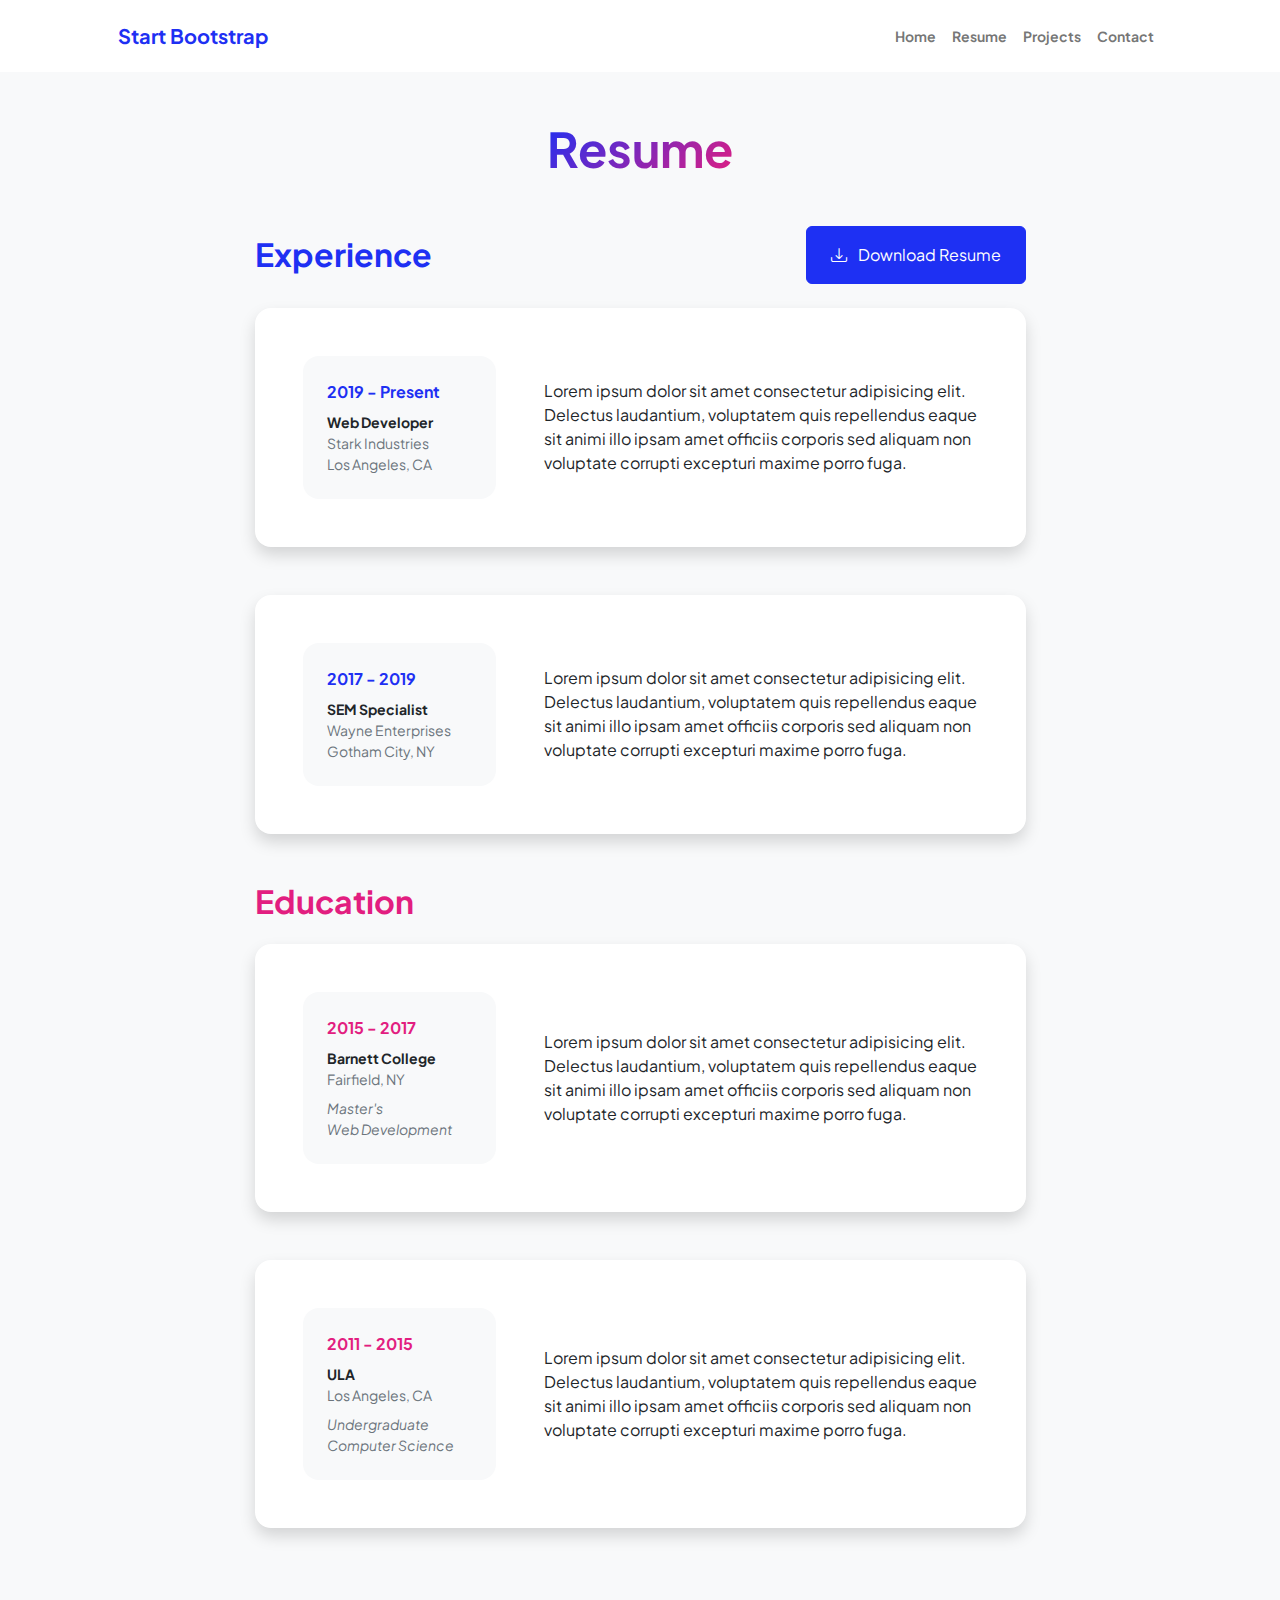
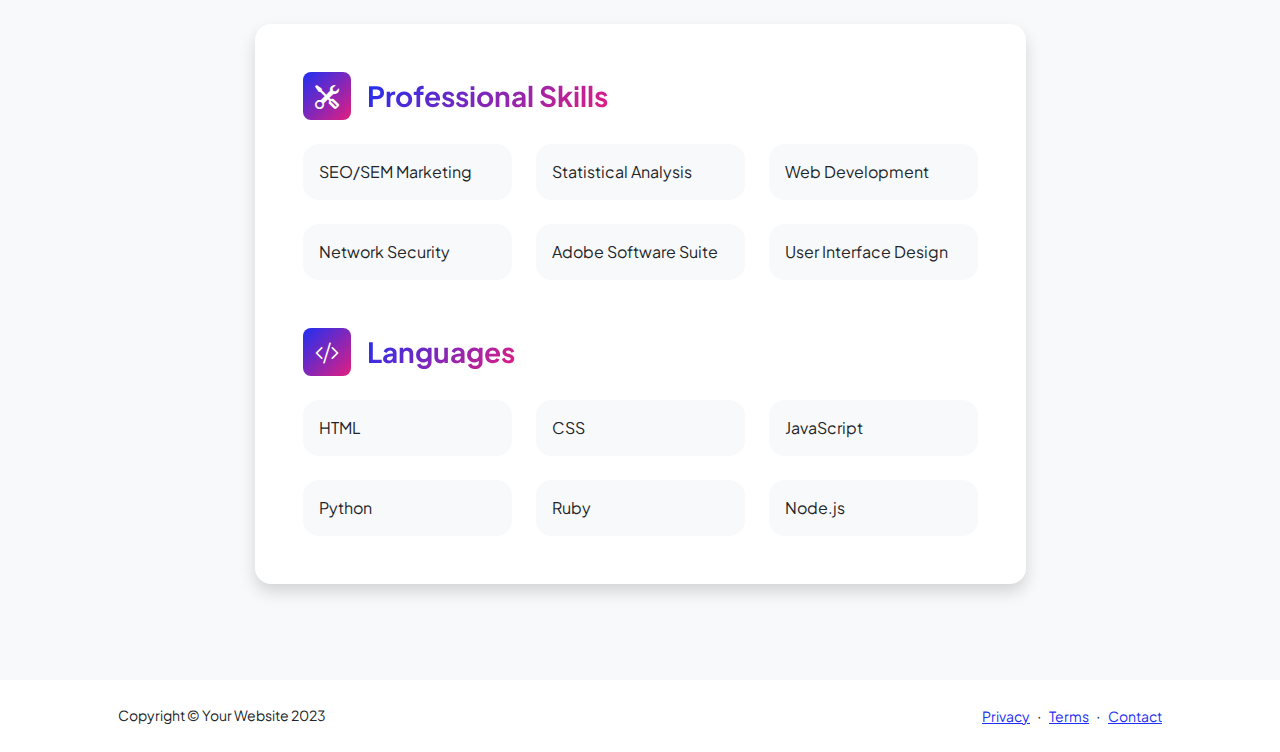
<file: resume.html>
<!DOCTYPE html>
<html lang="en">
    <head>
        <meta charset="utf-8" />
        <meta name="viewport" content="width=device-width, initial-scale=1, shrink-to-fit=no" />
        <meta name="description" content="" />
        <meta name="author" content="" />
        <title>Personal - Start Bootstrap Template</title>
        <!-- Favicon-->
        <link rel="icon" type="image/x-icon" href="assets/favicon.ico" />
        <!-- Custom Google font-->
        <link rel="preconnect" href="https://fonts.googleapis.com" />
        <link rel="preconnect" href="https://fonts.gstatic.com" crossorigin />
        <link href="https://fonts.googleapis.com/css2?family=Plus+Jakarta+Sans:wght@100;200;300;400;500;600;700;800;900&amp;display=swap" rel="stylesheet" />
        <!-- Bootstrap icons-->
        <link href="https://cdn.jsdelivr.net/npm/bootstrap-icons@1.8.1/font/bootstrap-icons.css" rel="stylesheet" />
        <!-- Core theme CSS (includes Bootstrap)-->
        <link href="css/styles.css" rel="stylesheet" />
    </head>
    <body class="d-flex flex-column h-100 bg-light">
        <main class="flex-shrink-0">
            <!-- Navigation-->
            <nav class="navbar navbar-expand-lg navbar-light bg-white py-3">
                <div class="container px-5">
                    <a class="navbar-brand" href="index.html"><span class="fw-bolder text-primary">Start Bootstrap</span></a>
                    <button class="navbar-toggler" type="button" data-bs-toggle="collapse" data-bs-target="#navbarSupportedContent" aria-controls="navbarSupportedContent" aria-expanded="false" aria-label="Toggle navigation"><span class="navbar-toggler-icon"></span></button>
                    <div class="collapse navbar-collapse" id="navbarSupportedContent">
                        <ul class="navbar-nav ms-auto mb-2 mb-lg-0 small fw-bolder">
                            <li class="nav-item"><a class="nav-link" href="index.html">Home</a></li>
                            <li class="nav-item"><a class="nav-link" href="resume.html">Resume</a></li>
                            <li class="nav-item"><a class="nav-link" href="projects.html">Projects</a></li>
                            <li class="nav-item"><a class="nav-link" href="contact.html">Contact</a></li>
                        </ul>
                    </div>
                </div>
            </nav>
            <!-- Page Content-->
            <div class="container px-5 my-5">
                <div class="text-center mb-5">
                    <h1 class="display-5 fw-bolder mb-0"><span class="text-gradient d-inline">Resume</span></h1>
                </div>
                <div class="row gx-5 justify-content-center">
                    <div class="col-lg-11 col-xl-9 col-xxl-8">
                        <!-- Experience Section-->
                        <section>
                            <div class="d-flex align-items-center justify-content-between mb-4">
                                <h2 class="text-primary fw-bolder mb-0">Experience</h2>
                                <!-- Download resume button-->
                                <!-- Note: Set the link href target to a PDF file within your project-->
                                <a class="btn btn-primary px-4 py-3" href="#!">
                                    <div class="d-inline-block bi bi-download me-2"></div>
                                    Download Resume
                                </a>
                            </div>
                            <!-- Experience Card 1-->
                            <div class="card shadow border-0 rounded-4 mb-5">
                                <div class="card-body p-5">
                                    <div class="row align-items-center gx-5">
                                        <div class="col text-center text-lg-start mb-4 mb-lg-0">
                                            <div class="bg-light p-4 rounded-4">
                                                <div class="text-primary fw-bolder mb-2">2019 - Present</div>
                                                <div class="small fw-bolder">Web Developer</div>
                                                <div class="small text-muted">Stark Industries</div>
                                                <div class="small text-muted">Los Angeles, CA</div>
                                            </div>
                                        </div>
                                        <div class="col-lg-8"><div>Lorem ipsum dolor sit amet consectetur adipisicing elit. Delectus laudantium, voluptatem quis repellendus eaque sit animi illo ipsam amet officiis corporis sed aliquam non voluptate corrupti excepturi maxime porro fuga.</div></div>
                                    </div>
                                </div>
                            </div>
                            <!-- Experience Card 2-->
                            <div class="card shadow border-0 rounded-4 mb-5">
                                <div class="card-body p-5">
                                    <div class="row align-items-center gx-5">
                                        <div class="col text-center text-lg-start mb-4 mb-lg-0">
                                            <div class="bg-light p-4 rounded-4">
                                                <div class="text-primary fw-bolder mb-2">2017 - 2019</div>
                                                <div class="small fw-bolder">SEM Specialist</div>
                                                <div class="small text-muted">Wayne Enterprises</div>
                                                <div class="small text-muted">Gotham City, NY</div>
                                            </div>
                                        </div>
                                        <div class="col-lg-8"><div>Lorem ipsum dolor sit amet consectetur adipisicing elit. Delectus laudantium, voluptatem quis repellendus eaque sit animi illo ipsam amet officiis corporis sed aliquam non voluptate corrupti excepturi maxime porro fuga.</div></div>
                                    </div>
                                </div>
                            </div>
                        </section>
                        <!-- Education Section-->
                        <section>
                            <h2 class="text-secondary fw-bolder mb-4">Education</h2>
                            <!-- Education Card 1-->
                            <div class="card shadow border-0 rounded-4 mb-5">
                                <div class="card-body p-5">
                                    <div class="row align-items-center gx-5">
                                        <div class="col text-center text-lg-start mb-4 mb-lg-0">
                                            <div class="bg-light p-4 rounded-4">
                                                <div class="text-secondary fw-bolder mb-2">2015 - 2017</div>
                                                <div class="mb-2">
                                                    <div class="small fw-bolder">Barnett College</div>
                                                    <div class="small text-muted">Fairfield, NY</div>
                                                </div>
                                                <div class="fst-italic">
                                                    <div class="small text-muted">Master's</div>
                                                    <div class="small text-muted">Web Development</div>
                                                </div>
                                            </div>
                                        </div>
                                        <div class="col-lg-8"><div>Lorem ipsum dolor sit amet consectetur adipisicing elit. Delectus laudantium, voluptatem quis repellendus eaque sit animi illo ipsam amet officiis corporis sed aliquam non voluptate corrupti excepturi maxime porro fuga.</div></div>
                                    </div>
                                </div>
                            </div>
                            <!-- Education Card 2-->
                            <div class="card shadow border-0 rounded-4 mb-5">
                                <div class="card-body p-5">
                                    <div class="row align-items-center gx-5">
                                        <div class="col text-center text-lg-start mb-4 mb-lg-0">
                                            <div class="bg-light p-4 rounded-4">
                                                <div class="text-secondary fw-bolder mb-2">2011 - 2015</div>
                                                <div class="mb-2">
                                                    <div class="small fw-bolder">ULA</div>
                                                    <div class="small text-muted">Los Angeles, CA</div>
                                                </div>
                                                <div class="fst-italic">
                                                    <div class="small text-muted">Undergraduate</div>
                                                    <div class="small text-muted">Computer Science</div>
                                                </div>
                                            </div>
                                        </div>
                                        <div class="col-lg-8"><div>Lorem ipsum dolor sit amet consectetur adipisicing elit. Delectus laudantium, voluptatem quis repellendus eaque sit animi illo ipsam amet officiis corporis sed aliquam non voluptate corrupti excepturi maxime porro fuga.</div></div>
                                    </div>
                                </div>
                            </div>
                        </section>
                        <!-- Divider-->
                        <div class="pb-5"></div>
                        <!-- Skills Section-->
                        <section>
                            <!-- Skillset Card-->
                            <div class="card shadow border-0 rounded-4 mb-5">
                                <div class="card-body p-5">
                                    <!-- Professional skills list-->
                                    <div class="mb-5">
                                        <div class="d-flex align-items-center mb-4">
                                            <div class="feature bg-primary bg-gradient-primary-to-secondary text-white rounded-3 me-3"><i class="bi bi-tools"></i></div>
                                            <h3 class="fw-bolder mb-0"><span class="text-gradient d-inline">Professional Skills</span></h3>
                                        </div>
                                        <div class="row row-cols-1 row-cols-md-3 mb-4">
                                            <div class="col mb-4 mb-md-0"><div class="d-flex align-items-center bg-light rounded-4 p-3 h-100">SEO/SEM Marketing</div></div>
                                            <div class="col mb-4 mb-md-0"><div class="d-flex align-items-center bg-light rounded-4 p-3 h-100">Statistical Analysis</div></div>
                                            <div class="col"><div class="d-flex align-items-center bg-light rounded-4 p-3 h-100">Web Development</div></div>
                                        </div>
                                        <div class="row row-cols-1 row-cols-md-3">
                                            <div class="col mb-4 mb-md-0"><div class="d-flex align-items-center bg-light rounded-4 p-3 h-100">Network Security</div></div>
                                            <div class="col mb-4 mb-md-0"><div class="d-flex align-items-center bg-light rounded-4 p-3 h-100">Adobe Software Suite</div></div>
                                            <div class="col"><div class="d-flex align-items-center bg-light rounded-4 p-3 h-100">User Interface Design</div></div>
                                        </div>
                                    </div>
                                    <!-- Languages list-->
                                    <div class="mb-0">
                                        <div class="d-flex align-items-center mb-4">
                                            <div class="feature bg-primary bg-gradient-primary-to-secondary text-white rounded-3 me-3"><i class="bi bi-code-slash"></i></div>
                                            <h3 class="fw-bolder mb-0"><span class="text-gradient d-inline">Languages</span></h3>
                                        </div>
                                        <div class="row row-cols-1 row-cols-md-3 mb-4">
                                            <div class="col mb-4 mb-md-0"><div class="d-flex align-items-center bg-light rounded-4 p-3 h-100">HTML</div></div>
                                            <div class="col mb-4 mb-md-0"><div class="d-flex align-items-center bg-light rounded-4 p-3 h-100">CSS</div></div>
                                            <div class="col"><div class="d-flex align-items-center bg-light rounded-4 p-3 h-100">JavaScript</div></div>
                                        </div>
                                        <div class="row row-cols-1 row-cols-md-3">
                                            <div class="col mb-4 mb-md-0"><div class="d-flex align-items-center bg-light rounded-4 p-3 h-100">Python</div></div>
                                            <div class="col mb-4 mb-md-0"><div class="d-flex align-items-center bg-light rounded-4 p-3 h-100">Ruby</div></div>
                                            <div class="col"><div class="d-flex align-items-center bg-light rounded-4 p-3 h-100">Node.js</div></div>
                                        </div>
                                    </div>
                                </div>
                            </div>
                        </section>
                    </div>
                </div>
            </div>
        </main>
        <!-- Footer-->
        <footer class="bg-white py-4 mt-auto">
            <div class="container px-5">
                <div class="row align-items-center justify-content-between flex-column flex-sm-row">
                    <div class="col-auto"><div class="small m-0">Copyright &copy; Your Website 2023</div></div>
                    <div class="col-auto">
                        <a class="small" href="#!">Privacy</a>
                        <span class="mx-1">&middot;</span>
                        <a class="small" href="#!">Terms</a>
                        <span class="mx-1">&middot;</span>
                        <a class="small" href="#!">Contact</a>
                    </div>
                </div>
            </div>
        </footer>
        <!-- Bootstrap core JS-->
        <script src="https://cdn.jsdelivr.net/npm/bootstrap@5.2.3/dist/js/bootstrap.bundle.min.js"></script>
        <!-- Core theme JS-->
        <script src="js/scripts.js"></script>
    </body>
</html>
</file>
